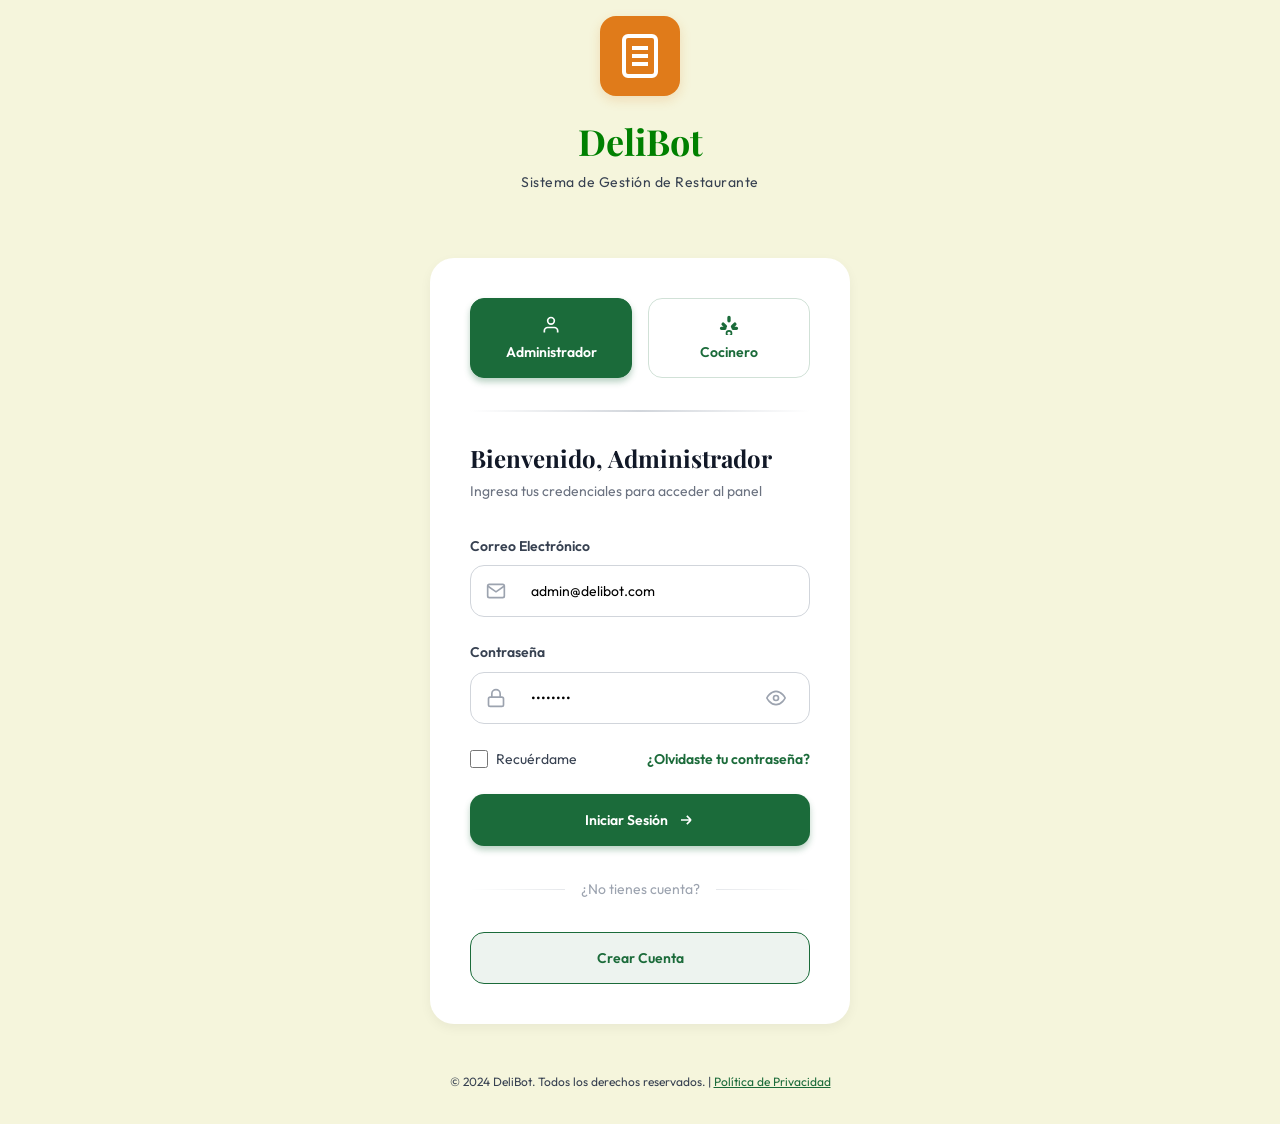
<file: login.html>
<!DOCTYPE html>
<html lang="es">

<head>
    <meta charset="UTF-8">
    <meta name="viewport" content="width=device-width, initial-scale=1.0">
    <title>DeliBot - Inicio de Sesión</title>

    <!-- Google Fonts -->
    <link rel="preconnect" href="https://fonts.googleapis.com">
    <link rel="preconnect" href="https://fonts.gstatic.com" crossorigin>
    <link
        href="https://fonts.googleapis.com/css2?family=Outfit:wght@300;400;500;600;700&family=Playfair+Display:ital,wght@0,400;0,600;0,700;1,400&display=swap"
        rel="stylesheet">

    <!-- CSS Modular -->
    <link rel="stylesheet" href="css/variables.css">
    <link rel="stylesheet" href="css/global.css">
    <link rel="stylesheet" href="css/login.css">
</head>

<body>
    <div class="login-container">
        <!-- Logo Section -->
        <div class="logo-section">
            <div class="logo-icon">
                <svg width="48" height="48" fill="none" stroke="currentColor" stroke-width="2" viewBox="0 0 24 24">
                    <path d="M8 8h8M8 12h8M8 16h8"></path>
                    <rect width="16" height="20" x="4" y="2" rx="2" ry="2"></rect>
                </svg>
            </div>
            <h1 class="app-title">DeliBot</h1>
            <p class="app-subtitle">Sistema de Gestión de Restaurante</p>
        </div>

        <!-- Main Form Container -->
        <div class="form-container">
            <!-- Tabs Navigation -->
            <div class="tabs-navigation">
                <button class="tab-btn active" data-tab="admin">
                    <svg width="20" height="20" fill="none" stroke="currentColor" stroke-width="2"
                        viewBox="0 0 24 24">
                        <path d="M20 21v-2a4 4 0 0 0-4-4H8a4 4 0 0 0-4 4v2"></path>
                        <circle cx="12" cy="7" r="4"></circle>
                    </svg>
                    Administrador
                </button>
                <button class="tab-btn" data-tab="cocinero">
                    <svg width="20" height="20" fill="none" stroke="currentColor" stroke-width="2"
                        viewBox="0 0 24 24">
                        <path d="M12 2a1 1 0 0 1 1 1v4a1 1 0 0 1-2 0V3a1 1 0 0 1 1-1Z"></path>
                        <path d="M4.22 10.22a1 1 0 0 1 1.41 0l2.83 2.83a1 1 0 0 1-1.41 1.41L4.22 11.63a1 1 0 0 1 0-1.41Z"></path>
                        <path d="M2 16a1 1 0 0 1 1-1h4a1 1 0 0 1 0 2H3a1 1 0 0 1-1-1Z"></path>
                        <path d="M19.78 10.22a1 1 0 0 0-1.41 0l-2.83 2.83a1 1 0 1 0 1.41 1.41l2.83-2.83a1 1 0 0 0 0-1.41Z"></path>
                        <path d="M22 16a1 1 0 0 0-1-1h-4a1 1 0 0 0 0 2h4a1 1 0 0 0 1-1Z"></path>
                        <path d="M12 19a3 3 0 1 0 0 6 3 3 0 0 0 0-6Z"></path>
                    </svg>
                    Cocinero
                </button>
            </div>

            <!-- Separator Line -->
            <div class="separator"></div>

            <!-- Admin Login Form -->
            <form id="admin-form" class="auth-form active" data-role="admin">
                <h2 class="form-title">Bienvenido, Administrador</h2>
                <p class="form-subtitle">Ingresa tus credenciales para acceder al panel</p>

                <div class="form-group">
                    <label for="admin-email" class="form-label">Correo Electrónico</label>
                    <div class="input-wrapper">
                        <svg class="input-icon" width="20" height="20" fill="none" stroke="currentColor"
                            stroke-width="2" viewBox="0 0 24 24">
                            <path d="M4 4h16c1.1 0 2 .9 2 2v12c0 1.1-.9 2-2 2H4c-1.1 0-2-.9-2-2V6c0-1.1.9-2 2-2z"></path>
                            <path d="m22 6-10 7L2 6"></path>
                        </svg>
                        <input type="email" id="admin-email" name="email" placeholder="admin@delibot.com" required
                            class="form-input">
                    </div>
                </div>

                <div class="form-group">
                    <label for="admin-password" class="form-label">Contraseña</label>
                    <div class="input-wrapper">
                        <svg class="input-icon" width="20" height="20" fill="none" stroke="currentColor"
                            stroke-width="2" viewBox="0 0 24 24">
                            <rect x="3" y="11" width="18" height="11" rx="2" ry="2"></rect>
                            <path d="M7 11V7a5 5 0 0 1 10 0v4"></path>
                        </svg>
                        <input type="password" id="admin-password" name="password" placeholder="••••••••" required
                            class="form-input">
                        <button type="button" class="toggle-password" onclick="togglePassword(this)">
                            <svg width="20" height="20" fill="none" stroke="currentColor" stroke-width="2"
                                viewBox="0 0 24 24">
                                <path d="M1 12s4-8 11-8 11 8 11 8-4 8-11 8-11-8-11-8z"></path>
                                <circle cx="12" cy="12" r="3"></circle>
                            </svg>
                        </button>
                    </div>
                </div>

                <div class="form-options">
                    <label class="checkbox-label">
                        <input type="checkbox" name="remember" class="form-checkbox">
                        <span>Recuérdame</span>
                    </label>
                    <a href="#" class="forgot-link">¿Olvidaste tu contraseña?</a>
                </div>

                <button type="submit" class="btn btn-primary btn-block">
                    Iniciar Sesión
                    <svg width="20" height="20" fill="none" stroke="currentColor" stroke-width="2"
                        viewBox="0 0 24 24">
                        <path d="M13 7l5 5m0 0l-5 5m5-5H6"></path>
                    </svg>
                </button>

                <div class="form-divider">
                    <span>¿No tienes cuenta?</span>
                </div>

                <button type="button" class="btn btn-secondary btn-block" onclick="toggleRegister('admin')">
                    Crear Cuenta
                </button>
            </form>

            <!-- Cocinero Login Form -->
            <form id="cocinero-form" class="auth-form" data-role="cocinero">
                <h2 class="form-title">Bienvenido, Cocinero</h2>
                <p class="form-subtitle">Ingresa tus credenciales para acceder a tu área</p>

                <div class="form-group">
                    <label for="cocinero-email" class="form-label">Correo Electrónico</label>
                    <div class="input-wrapper">
                        <svg class="input-icon" width="20" height="20" fill="none" stroke="currentColor"
                            stroke-width="2" viewBox="0 0 24 24">
                            <path d="M4 4h16c1.1 0 2 .9 2 2v12c0 1.1-.9 2-2 2H4c-1.1 0-2-.9-2-2V6c0-1.1.9-2 2-2z"></path>
                            <path d="m22 6-10 7L2 6"></path>
                        </svg>
                        <input type="email" id="cocinero-email" name="email" placeholder="cocinero@delibot.com"
                            required class="form-input">
                    </div>
                </div>

                <div class="form-group">
                    <label for="cocinero-password" class="form-label">Contraseña</label>
                    <div class="input-wrapper">
                        <svg class="input-icon" width="20" height="20" fill="none" stroke="currentColor"
                            stroke-width="2" viewBox="0 0 24 24">
                            <rect x="3" y="11" width="18" height="11" rx="2" ry="2"></rect>
                            <path d="M7 11V7a5 5 0 0 1 10 0v4"></path>
                        </svg>
                        <input type="password" id="cocinero-password" name="password" placeholder="••••••••" required
                            class="form-input">
                        <button type="button" class="toggle-password" onclick="togglePassword(this)">
                            <svg width="20" height="20" fill="none" stroke="currentColor" stroke-width="2"
                                viewBox="0 0 24 24">
                                <path d="M1 12s4-8 11-8 11 8 11 8-4 8-11 8-11-8-11-8z"></path>
                                <circle cx="12" cy="12" r="3"></circle>
                            </svg>
                        </button>
                    </div>
                </div>

                <div class="form-options">
                    <label class="checkbox-label">
                        <input type="checkbox" name="remember" class="form-checkbox">
                        <span>Recuérdame</span>
                    </label>
                    <a href="#" class="forgot-link">¿Olvidaste tu contraseña?</a>
                </div>

                <button type="submit" class="btn btn-primary btn-block">
                    Iniciar Sesión
                    <svg width="20" height="20" fill="none" stroke="currentColor" stroke-width="2"
                        viewBox="0 0 24 24">
                        <path d="M13 7l5 5m0 0l-5 5m5-5H6"></path>
                    </svg>
                </button>

                <div class="form-divider">
                    <span>¿No tienes cuenta?</span>
                </div>

                <button type="button" class="btn btn-secondary btn-block" onclick="toggleRegister('cocinero')">
                    Crear Cuenta
                </button>
            </form>

            <!-- Registration Form (Hidden by default) -->
            <form id="register-form" class="auth-form" style="display: none;" data-role="register">
                <button type="button" class="back-btn" onclick="toggleRegister()">
                    <svg width="20" height="20" fill="none" stroke="currentColor" stroke-width="2"
                        viewBox="0 0 24 24">
                        <path d="M19 12H5M12 19l-7-7 7-7"></path>
                    </svg>
                    Volver
                </button>

                <h2 class="form-title">Crear Nueva Cuenta</h2>
                <p class="form-subtitle">Completa los datos para registrarte</p>

                <div class="form-group">
                    <label for="register-name" class="form-label">Nombre Completo</label>
                    <div class="input-wrapper">
                        <svg class="input-icon" width="20" height="20" fill="none" stroke="currentColor"
                            stroke-width="2" viewBox="0 0 24 24">
                            <path d="M20 21v-2a4 4 0 0 0-4-4H8a4 4 0 0 0-4 4v2"></path>
                            <circle cx="12" cy="7" r="4"></circle>
                        </svg>
                        <input type="text" id="register-name" name="name" placeholder="Tu nombre completo" required
                            class="form-input">
                    </div>
                </div>

                <div class="form-group">
                    <label for="register-email" class="form-label">Correo Electrónico</label>
                    <div class="input-wrapper">
                        <svg class="input-icon" width="20" height="20" fill="none" stroke="currentColor"
                            stroke-width="2" viewBox="0 0 24 24">
                            <path d="M4 4h16c1.1 0 2 .9 2 2v12c0 1.1-.9 2-2 2H4c-1.1 0-2-.9-2-2V6c0-1.1.9-2 2-2z"></path>
                            <path d="m22 6-10 7L2 6"></path>
                        </svg>
                        <input type="email" id="register-email" name="email" placeholder="tu@correo.com" required
                            class="form-input">
                    </div>
                </div>

                <div class="form-group">
                    <label for="register-password" class="form-label">Contraseña</label>
                    <div class="input-wrapper">
                        <svg class="input-icon" width="20" height="20" fill="none" stroke="currentColor"
                            stroke-width="2" viewBox="0 0 24 24">
                            <rect x="3" y="11" width="18" height="11" rx="2" ry="2"></rect>
                            <path d="M7 11V7a5 5 0 0 1 10 0v4"></path>
                        </svg>
                        <input type="password" id="register-password" name="password" placeholder="••••••••" required
                            class="form-input">
                    </div>
                </div>

                <div class="form-group">
                    <label for="register-confirm" class="form-label">Confirmar Contraseña</label>
                    <div class="input-wrapper">
                        <svg class="input-icon" width="20" height="20" fill="none" stroke="currentColor"
                            stroke-width="2" viewBox="0 0 24 24">
                            <rect x="3" y="11" width="18" height="11" rx="2" ry="2"></rect>
                            <path d="M7 11V7a5 5 0 0 1 10 0v4"></path>
                        </svg>
                        <input type="password" id="register-confirm" name="confirm" placeholder="••••••••" required
                            class="form-input">
                    </div>
                </div>

                <div id="role-selector" class="role-selector">
                    <label class="form-label">Selecciona tu rol</label>
                    <div class="radio-group">
                        <label class="radio-label">
                            <input type="radio" name="role" value="admin" class="form-radio">
                            <span>Administrador</span>
                        </label>
                        <label class="radio-label">
                            <input type="radio" name="role" value="cocinero" class="form-radio">
                            <span>Cocinero</span>
                        </label>
                    </div>
                </div>

                <label class="checkbox-label checkbox-terms">
                    <input type="checkbox" name="terms" required class="form-checkbox">
                    <span>Acepto los <a href="#" class="terms-link">términos y condiciones</a></span>
                </label>

                <button type="submit" class="btn btn-primary btn-block">
                    Registrarse
                </button>
            </form>

            <!-- Success Message -->
            <div id="success-message" class="success-message" style="display: none;">
                <div class="success-icon">
                    <svg width="48" height="48" fill="none" stroke="currentColor" stroke-width="2"
                        viewBox="0 0 24 24">
                        <polyline points="20 6 9 17 4 12"></polyline>
                    </svg>
                </div>
                <h3>¡Bienvenido!</h3>
                <p id="success-text"></p>
                <p class="redirect-text">Redirigiendo en <span id="countdown">3</span> segundos...</p>
            </div>
        </div>

        <!-- Footer -->
        <div class="login-footer">
            <p>&copy; 2024 DeliBot. Todos los derechos reservados. | <a href="#">Política de Privacidad</a></p>
        </div>
    </div>

    <!-- Scripts -->
    <script src="js/login.js"></script>
</body>

</html>
</file>
<file: css/variables.css>
/**
 * Variables CSS - Define todos los colores, fuentes y espaciados
 * Este archivo es la base para toda la aplicación
 * Cambiar valores aquí afecta toda la interfaz
 */

:root {
    /* ==================== COLORES PRIMARIOS ==================== */
    --primary: #1B6B3A;
    --primary-dark: #124d29;
    --primary-light: #2d8659;
    
    /* ==================== COLORES DE ACCIÓN ==================== */
    --action: #E07B1A;
    --action-dark: #c06510;
    --action-light: #f0a84d;
    
    /* ==================== COLORES NEUTROS ==================== */
    --white: #ffffff;
    --bg-crema: #fdf8f2;
    --bg-light: #F4F4F4;
    --gray-50: #f9fafb;
    --gray-100: #f3f4f6;
    --gray-200: #e5e7eb;
    --gray-300: #d1d5db;
    --gray-400: #9ca3af;
    --gray-500: #6b7280;
    --gray-600: #4b5563;
    --gray-700: #374151;
    --gray-800: #1f2937;
    --gray-900: #111827;
    
    /* ==================== COLORES DE ESTADO ==================== */
    --success: #10b981;
    --success-light: #d1fae5;
    --error: #ef4444;
    --error-light: #fee2e2;
    --warning: #f59e0b;
    --warning-light: #fef3c7;
    --info: #3b82f6;
    --info-light: #dbeafe;
    
    /* ==================== FUENTES ==================== */
    --font-display: 'Playfair Display', serif;
    --font-body: 'Outfit', sans-serif;
    
    /* ==================== TAMAÑOS DE FUENTE ==================== */
    --text-xs: 0.75rem;
    --text-sm: 0.875rem;
    --text-base: 1rem;
    --text-lg: 1.125rem;
    --text-xl: 1.25rem;
    --text-2xl: 1.5rem;
    --text-3xl: 1.875rem;
    --text-4xl: 2.25rem;
    
    /* ==================== PESOS DE FUENTE ==================== */
    --font-light: 300;
    --font-normal: 400;
    --font-medium: 500;
    --font-semibold: 600;
    --font-bold: 700;
    
    /* ==================== ESPACIADO ==================== */
    --space-xs: 0.25rem;
    --space-sm: 0.5rem;
    --space-md: 1rem;
    --space-lg: 1.5rem;
    --space-xl: 2rem;
    --space-2xl: 2.5rem;
    --space-3xl: 3rem;
    
    /* ==================== BORDER RADIUS ==================== */
    --radius-sm: 0.375rem;
    --radius-md: 0.5rem;
    --radius-lg: 0.875rem;
    --radius-xl: 1rem;
    --radius-2xl: 1.5rem;
    --radius-full: 9999px;
    
    /* ==================== SOMBRAS ==================== */
    --shadow-sm: 0 1px 2px 0 rgba(0, 0, 0, 0.05);
    --shadow-md: 0 4px 6px -1px rgba(0, 0, 0, 0.1);
    --shadow-lg: 0 10px 15px -3px rgba(0, 0, 0, 0.1);
    --shadow-xl: 0 20px 25px -5px rgba(0, 0, 0, 0.1);
    --shadow-2xl: 0 25px 50px -12px rgba(0, 0, 0, 0.25);
    
    /* ==================== DURACIONES DE ANIMACIÓN ==================== */
    --duration-75: 75ms;
    --duration-100: 100ms;
    --duration-150: 150ms;
    --duration-200: 200ms;
    --duration-300: 300ms;
    --duration-500: 500ms;
    --duration-700: 700ms;
    --duration-1000: 1000ms;
    
    /* ==================== TRANSICIONES ==================== */
    --transition-fast: all var(--duration-150) ease;
    --transition-base: all var(--duration-300) ease;
    --transition-slow: all var(--duration-500) ease;
}

/* ==================== MODO OSCURO (Opcional) ==================== */
@media (prefers-color-scheme: dark) {
    :root {
        --bg-crema: #1a1a1a;
        --text-main: #f5f5f5;
        --white: #0d0d0d;
        --gray-50: #1f1f1f;
        --gray-100: #2a2a2a;
        --gray-200: #3a3a3a;
    }
}
</file>
<file: css/global.css>
/**
 * Estilos Globales - Aplican a toda la aplicación
 * Reset, tipografía, comportamientos generales
 */

/* ==================== RESET Y ESTILOS BASE ==================== */
* {
    margin: 0;
    padding: 0;
    box-sizing: border-box;
}

html {
    scroll-behavior: smooth;
    -webkit-font-smoothing: antialiased;
    -moz-osx-font-smoothing: grayscale;
}

body {
    font-family: var(--font-body);
    background-color: var(--bg-crema);
    color: var(--gray-700);
    line-height: 1.6;
    font-weight: var(--font-normal);
    font-size: var(--text-base);
}

/* ==================== TIPOGRAFÍA ==================== */
h1, h2, h3, h4, h5, h6 {
    font-family: var(--font-display);
    font-weight: var(--font-bold);
    line-height: 1.2;
    color: var(--gray-900);
}

h1 { font-size: var(--text-4xl); }
h2 { font-size: var(--text-3xl); }
h3 { font-size: var(--text-2xl); }
h4 { font-size: var(--text-xl); }
h5 { font-size: var(--text-lg); }
h6 { font-size: var(--text-base); }

p {
    margin-bottom: var(--space-md);
}

a {
    color: var(--primary);
    text-decoration: none;
    transition: var(--transition-fast);
}

a:hover {
    color: var(--primary-dark);
}

/* ==================== ELEMENTOS DE FORMULARIO ==================== */
input, textarea, select, button {
    font-family: var(--font-body);
    font-size: var(--text-base);
}

input, textarea, select {
    padding: var(--space-sm) var(--space-md);
    border: 1px solid var(--gray-300);
    border-radius: var(--radius-lg);
    transition: var(--transition-fast);
    background-color: var(--white);
}

input:focus, textarea:focus, select:focus {
    outline: none;
    border-color: var(--primary);
    box-shadow: 0 0 0 3px rgba(27, 107, 58, 0.1);
}

/* ==================== BOTONES ==================== */
button {
    cursor: pointer;
    border: none;
    font-weight: var(--font-semibold);
    transition: var(--transition-fast);
    border-radius: var(--radius-lg);
}

button:disabled {
    opacity: 0.5;
    cursor: not-allowed;
}

button:active {
    transform: scale(0.98);
}

/* ==================== ANIMACIONES ==================== */
@keyframes fadeIn {
    from {
        opacity: 0;
        transform: translateY(10px);
    }
    to {
        opacity: 1;
        transform: translateY(0);
    }
}

@keyframes slideInRight {
    from {
        opacity: 0;
        transform: translateX(20px);
    }
    to {
        opacity: 1;
        transform: translateX(0);
    }
}

@keyframes pulse {
    0%, 100% {
        opacity: 1;
    }
    50% {
        opacity: 0.5;
    }
}

@keyframes spin {
    from {
        transform: rotate(0deg);
    }
    to {
        transform: rotate(360deg);
    }
}

/* ==================== UTILIDADES ==================== */
.text-center {
    text-align: center;
}

.text-right {
    text-align: right;
}

.text-left {
    text-align: left;
}

.mt-0 { margin-top: 0; }
.mt-1 { margin-top: var(--space-sm); }
.mt-2 { margin-top: var(--space-md); }
.mt-3 { margin-top: var(--space-lg); }
.mt-4 { margin-top: var(--space-xl); }

.mb-0 { margin-bottom: 0; }
.mb-1 { margin-bottom: var(--space-sm); }
.mb-2 { margin-bottom: var(--space-md); }
.mb-3 { margin-bottom: var(--space-lg); }
.mb-4 { margin-bottom: var(--space-xl); }

.pt-4 { padding-top: var(--space-xl); }
.pb-4 { padding-bottom: var(--space-xl); }
.px-4 { padding-left: var(--space-xl); padding-right: var(--space-xl); }

.gap-2 { gap: var(--space-md); }
.gap-3 { gap: var(--space-lg); }
.gap-4 { gap: var(--space-xl); }

.hidden { display: none; }
.flex { display: flex; }
.flex-col { flex-direction: column; }
.items-center { align-items: center; }
.justify-center { justify-content: center; }
.justify-between { justify-content: space-between; }

.w-full { width: 100%; }

/* ==================== SCROLLBAG PERSONALIZADO ==================== */
::-webkit-scrollbar {
    width: 8px;
    height: 8px;
}

::-webkit-scrollbar-track {
    background: transparent;
}

::-webkit-scrollbar-thumb {
    background: var(--gray-300);
    border-radius: var(--radius-full);
    transition: var(--transition-fast);
}

::-webkit-scrollbar-thumb:hover {
    background: var(--gray-400);
}

/* ==================== MEDIA QUERIES COMUNES ==================== */
@media (max-width: 768px) {
    h1 { font-size: var(--text-3xl); }
    h2 { font-size: var(--text-2xl); }
    h3 { font-size: var(--text-xl); }
}

@media (max-width: 480px) {
    h1 { font-size: var(--text-2xl); }
    h2 { font-size: var(--text-xl); }
    h3 { font-size: var(--text-lg); }
}

/* ==================== ACCESIBILIDAD ==================== */
@media (prefers-reduced-motion: reduce) {
    * {
        animation-duration: 0.01ms !important;
        animation-iteration-count: 1 !important;
        transition-duration: 0.01ms !important;
    }
}

/* ==================== PRINT ==================== */
@media print {
    body {
        background: white;
    }
    button, a {
        display: none;
    }
}
</file>
<file: css/login.css>
/**
 * Estilos de Login - Específicos para la página de autenticación
 * Formularios, tabs, inputs, botones en contexto de login
 */

/* ==================== LAYOUT PRINCIPAL ==================== */
.login-container {
    display: flex;
    flex-direction: column;
    align-items: center;
    justify-content: center;
    min-height: 100vh;
    background: beige;
    padding: var(--space-md);
    position: relative;
    overflow: hidden;
}

/* ==================== LOGO SECTION ==================== */
.logo-section {
    text-align: center;
    margin-bottom: var(--space-3xl);
    animation: fadeIn var(--duration-500) ease-out;
    position: relative;
    z-index: 1;
}

.logo-icon {
    display: inline-flex;
    align-items: center;
    justify-content: center;
    width: 80px;
    height: 80px;
    background: var(--action);
    border-radius: var(--radius-xl);
    margin-bottom: var(--space-lg);
    color: var(--white);
    box-shadow: 0 4px 12px rgba(224, 123, 26, 0.2);
    animation: slideInRight var(--duration-500) ease-out;
}

.app-title {
    color: green;
    font-size: var(--text-4xl);
    margin-bottom: var(--space-sm);
    font-weight: var(--font-bold);
}

.app-subtitle {
    color: var(--text-muted);
    font-size: var(--text-sm);
    font-weight: var(--font-normal);
    letter-spacing: 0.5px;
}

/* ==================== FORM CONTAINER ==================== */
.form-container {
    background: white;
    border-radius: var(--radius-2xl);
    box-shadow: 0 4px 12px rgba(0, 0, 0, 0.05);
    width: 100%;
    max-width: 420px;
    padding: var(--space-2xl);
    animation: fadeIn var(--duration-500) ease-out;
    position: relative;
    z-index: 2;
}

@media (max-width: 480px) {
    .form-container {
        max-width: 100%;
        padding: var(--space-xl);
        border-radius: var(--radius-xl);
    }
}

/* ==================== TABS NAVIGATION ==================== */
.tabs-navigation {
    display: grid;
    grid-template-columns: 1fr 1fr;
    gap: var(--space-md);
    margin-bottom: var(--space-xl);
}

.tab-btn {
    display: flex;
    align-items: center;
    justify-content: center;
    gap: var(--space-sm);
    padding: var(--space-md) var(--space-lg);
    background: transparent;
    border: 1.5px solid rgba(27, 107, 58, 0.2);
    border-radius: var(--radius-lg);
    color: var(--primary);
    font-weight: var(--font-semibold);
    cursor: pointer;
    transition: var(--transition-base);
    flex-direction: column;
    font-size: var(--text-sm);
}

.tab-btn svg {
    width: 20px;
    height: 20px;
    flex-shrink: 0;
}

.tab-btn:hover {
    background: rgba(27, 107, 58, 0.05);
    border-color: var(--primary);
}

.tab-btn.active {
    background: var(--primary);
    color: var(--white);
    border-color: var(--primary);
    box-shadow: 0 4px 6px rgba(27, 107, 58, 0.3);
}

@media (max-width: 480px) {
    .tab-btn {
        padding: var(--space-md);
        font-size: var(--text-xs);
        gap: var(--space-xs);
    }
    
    .tab-btn svg {
        width: 18px;
        height: 18px;
    }
}

/* ==================== SEPARATOR ==================== */
.separator {
    height: 2px;
    background: linear-gradient(90deg, transparent, var(--gray-300), transparent);
    margin-bottom: var(--space-xl);
}

/* ==================== FORMULARIOS DE AUTENTICACIÓN ==================== */
.auth-form {
    display: none;
    animation: fadeIn var(--duration-300) ease-out;
}

.auth-form.active {
    display: block;
}

.form-title {
    font-size: var(--text-2xl);
    color: var(--gray-900);
    margin-bottom: var(--space-sm);
}

.form-subtitle {
    color: var(--gray-500);
    font-size: var(--text-sm);
    margin-bottom: var(--space-xl);
}

/* ==================== FORM GROUPS ==================== */
.form-group {
    margin-bottom: var(--space-lg);
}

.form-label {
    display: block;
    color: var(--gray-700);
    font-weight: var(--font-semibold);
    font-size: var(--text-sm);
    margin-bottom: var(--space-sm);
}

.input-wrapper {
    position: relative;
    display: flex;
    align-items: center;
}

.input-icon {
    position: absolute;
    left: var(--space-md);
    color: var(--gray-400);
    pointer-events: none;
    flex-shrink: 0;
    width: 20px;
    height: 20px;
}

.form-input {
    width: 100%;
    padding: var(--space-md) var(--space-md) var(--space-md) calc(var(--space-md) * 2.5 + 20px);
    border: 1.5px solid var(--gray-300);
    border-radius: var(--radius-lg);
    font-size: var(--text-sm);
    transition: var(--transition-fast);
    background: white;
}

.form-input::placeholder {
    color: var(--text-muted);
}

.form-input:focus {
    border-color: var(--primary);
    box-shadow: 0 0 0 3px rgba(27, 107, 58, 0.1);
    background: beige;
}

.form-input:invalid:not(:placeholder-shown) {
    border-color: var(--error);
}

.toggle-password {
    position: absolute;
    right: var(--space-md);
    background: transparent;
    border: none;
    color: var(--gray-400);
    cursor: pointer;
    padding: var(--space-sm);
    display: flex;
    align-items: center;
    justify-content: center;
    transition: var(--transition-fast);
    flex-shrink: 0;
}

.toggle-password:hover {
    color: var(--gray-600);
}

/* ==================== OPCIONES DE FORMULARIO ==================== */
.form-options {
    display: flex;
    justify-content: space-between;
    align-items: center;
    margin-bottom: var(--space-lg);
    gap: var(--space-md);
    flex-wrap: wrap;
}

.checkbox-label {
    display: flex;
    align-items: center;
    gap: var(--space-sm);
    cursor: pointer;
    color: var(--text-muted);
    font-size: var(--text-sm);
    font-weight: var(--font-normal);
    transition: var(--transition-fast);
}

.checkbox-label:hover {
    color: var(--primary);
}

.form-checkbox {
    width: 18px;
    height: 18px;
    cursor: pointer;
    accent-color: var(--primary);
    border-radius: var(--radius-sm);
}

.forgot-link {
    font-size: var(--text-sm);
    color: var(--primary);
    font-weight: var(--font-semibold);
    transition: var(--transition-fast);
}

.forgot-link:hover {
    color: var(--primary-dark);
    text-decoration: underline;
}

/* ==================== BOTONES ==================== */
.btn {
    display: flex;
    align-items: center;
    justify-content: center;
    gap: var(--space-sm);
    padding: var(--space-md) var(--space-lg);
    border: none;
    border-radius: var(--radius-lg);
    font-weight: var(--font-semibold);
    font-size: var(--text-sm);
    cursor: pointer;
    transition: var(--transition-base);
    position: relative;
    overflow: hidden;
}

.btn-primary {
    background: var(--primary);
    color: var(--white);
    box-shadow: 0 4px 6px rgba(27, 107, 58, 0.3);
}

.btn-primary:hover {
    background: var(--primary-dark);
    box-shadow: 0 6px 12px rgba(27, 107, 58, 0.4);
    transform: translateY(-2px);
}

.btn-primary:active {
    transform: translateY(0);
}

.btn-secondary {
    background: rgba(27, 107, 58, 0.08);
    color: var(--primary);
    border: 1.5px solid var(--primary);
    font-weight: var(--font-semibold);
}

.btn-secondary:hover {
    background: rgba(27, 107, 58, 0.15);
    border-color: var(--primary-dark);
    color: var(--primary-dark);
}

.btn-block {
    width: 100%;
}

/* ==================== FORM DIVIDER ==================== */
.form-divider {
    text-align: center;
    margin: var(--space-xl) 0;
    position: relative;
    color: var(--gray-400);
    font-size: var(--text-sm);
}

.form-divider::before {
    content: '';
    position: absolute;
    top: 50%;
    left: 0;
    right: 0;
    height: 1px;
    background: linear-gradient(90deg, transparent, var(--gray-300), transparent);
}

.form-divider span {
    background: white;
    padding: 0 var(--space-md);
    position: relative;
}

/* ==================== REGISTRO ==================== */
.role-selector {
    margin-bottom: var(--space-lg);
}

.radio-group {
    display: grid;
    grid-template-columns: 1fr 1fr;
    gap: var(--space-md);
    margin-top: var(--space-md);
}

.radio-label {
    display: flex;
    align-items: center;
    gap: var(--space-md);
    padding: var(--space-md);
    border: 1.5px solid rgba(27, 107, 58, 0.2);
    border-radius: var(--radius-lg);
    cursor: pointer;
    transition: var(--transition-fast);
    font-size: var(--text-sm);
    font-weight: var(--font-normal);
    color: black;
}

.radio-label:hover {
    border-color: var(--primary);
    background: rgba(27, 107, 58, 0.05);
}

.form-radio {
    width: 18px;
    height: 18px;
    cursor: pointer;
    accent-color: var(--primary);
}

.checkbox-terms {
    flex-direction: column;
    align-items: flex-start;
    margin-bottom: var(--space-xl);
}

.terms-link {
    color: var(--primary);
    font-weight: var(--font-semibold);
}

.terms-link:hover {
    text-decoration: underline;
}

.back-btn {
    display: flex;
    align-items: center;
    gap: var(--space-sm);
    background: transparent;
    color: var(--gray-600);
    padding: 0 0 var(--space-lg) 0;
    border-bottom: 1px solid var(--gray-200);
    margin-bottom: var(--space-lg);
    font-weight: var(--font-semibold);
    font-size: var(--text-sm);
    transition: var(--transition-fast);
}

.back-btn:hover {
    color: var(--primary);
}

/* ==================== MENSAJE DE ÉXITO ==================== */
.success-message {
    display: none;
    text-align: center;
    animation: fadeIn var(--duration-300) ease-out;
}

.success-message.show {
    display: block;
}

.success-icon {
    display: inline-flex;
    align-items: center;
    justify-content: center;
    width: 64px;
    height: 64px;
    background: var(--success-light);
    border-radius: 50%;
    margin: 0 auto var(--space-lg);
    color: var(--success);
    animation: pulse var(--duration-500) ease-in-out;
}

.success-message h3 {
    color: var(--gray-900);
    font-size: var(--text-2xl);
    margin-bottom: var(--space-sm);
}

.success-message p {
    color: var(--gray-600);
    font-size: var(--text-sm);
    margin-bottom: var(--space-md);
}

.redirect-text {
    font-weight: var(--font-semibold);
    color: var(--action);
}

/* ==================== FOOTER ==================== */
.login-footer {
    margin-top: var(--space-3xl);
    text-align: center;
    color: var(--text-muted);
    font-size: var(--text-xs);
    position: relative;
    z-index: 1;
}

.login-footer a {
    color: var(--primary);
    text-decoration: underline;
    transition: var(--transition-fast);
}

.login-footer a:hover {
    color: var(--primary-dark);
}

/* ==================== RESPONSIVE DESIGN ==================== */
@media (max-width: 480px) {
    .login-container {
        padding: var(--space-md);
    }

    .logo-section {
        margin-bottom: var(--space-2xl);
    }

    .logo-icon {
        width: 64px;
        height: 64px;
    }

    .form-container {
        padding: var(--space-xl);
    }

    .form-title {
        font-size: var(--text-xl);
    }

    .radio-group {
        grid-template-columns: 1fr;
    }
}

/* ==================== FOCUS VISIBLE (Accesibilidad) ==================== */
.form-input:focus-visible,
.btn:focus-visible,
.tab-btn:focus-visible {
    outline: 2px solid var(--primary);
    outline-offset: 2px;
}

/* ==================== ANIMACIÓN DE CARGA ==================== */
@keyframes shake {
    0%, 100% { transform: translateX(0); }
    25% { transform: translateX(-5px); }
    75% { transform: translateX(5px); }
}

.error-shake {
    animation: shake var(--duration-300) ease-in-out;
}
</file>
